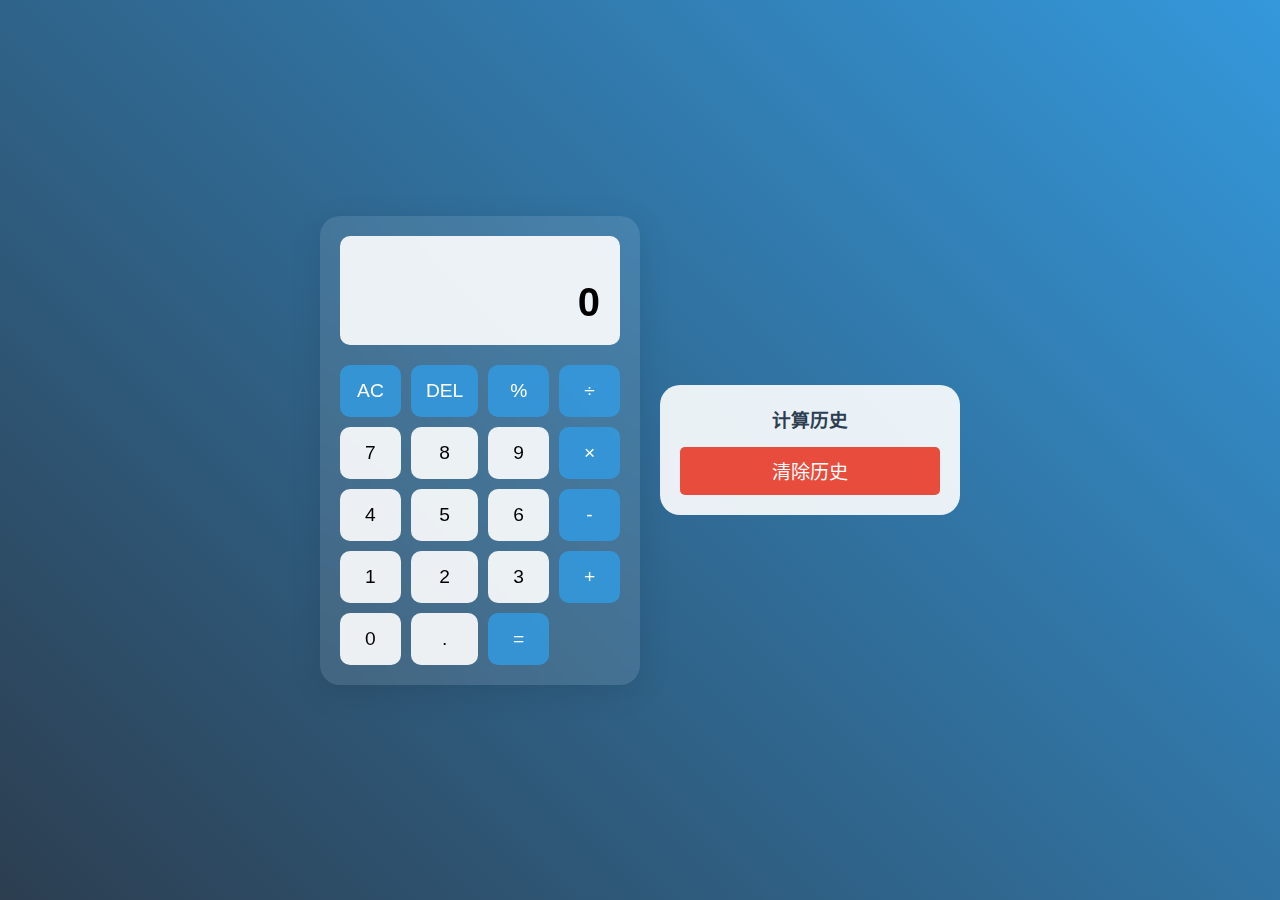
<file: calc/index.html>
<!DOCTYPE html>
<html lang="zh-CN">
<head>
    <meta charset="UTF-8">
    <meta name="viewport" content="width=device-width, initial-scale=1.0">
    <title>优雅计算器</title>
    <link rel="stylesheet" href="styles.css">
</head>
<body>
    <div class="calculator">
        <div class="display">
            <div class="previous-operand"></div>
            <div class="current-operand">0</div>
        </div>
        <div class="buttons">
            <button class="operator" data-action="clear">AC</button>
            <button class="operator" data-action="delete">DEL</button>
            <button class="operator" data-action="percent">%</button>
            <button class="operator" data-action="divide">÷</button>
            <button class="number">7</button>
            <button class="number">8</button>
            <button class="number">9</button>
            <button class="operator" data-action="multiply">×</button>
            <button class="number">4</button>
            <button class="number">5</button>
            <button class="number">6</button>
            <button class="operator" data-action="subtract">-</button>
            <button class="number">1</button>
            <button class="number">2</button>
            <button class="number">3</button>
            <button class="operator" data-action="add">+</button>
            <button class="number">0</button>
            <button class="number">.</button>
            <button class="operator" data-action="equals">=</button>
        </div>
    </div>
    <div class="history">
        <h3>计算历史</h3>
        <div class="history-list"></div>
        <button class="clear-history">清除历史</button>
    </div>
    <script src="script.js"></script>
</body>
</html>
</file>
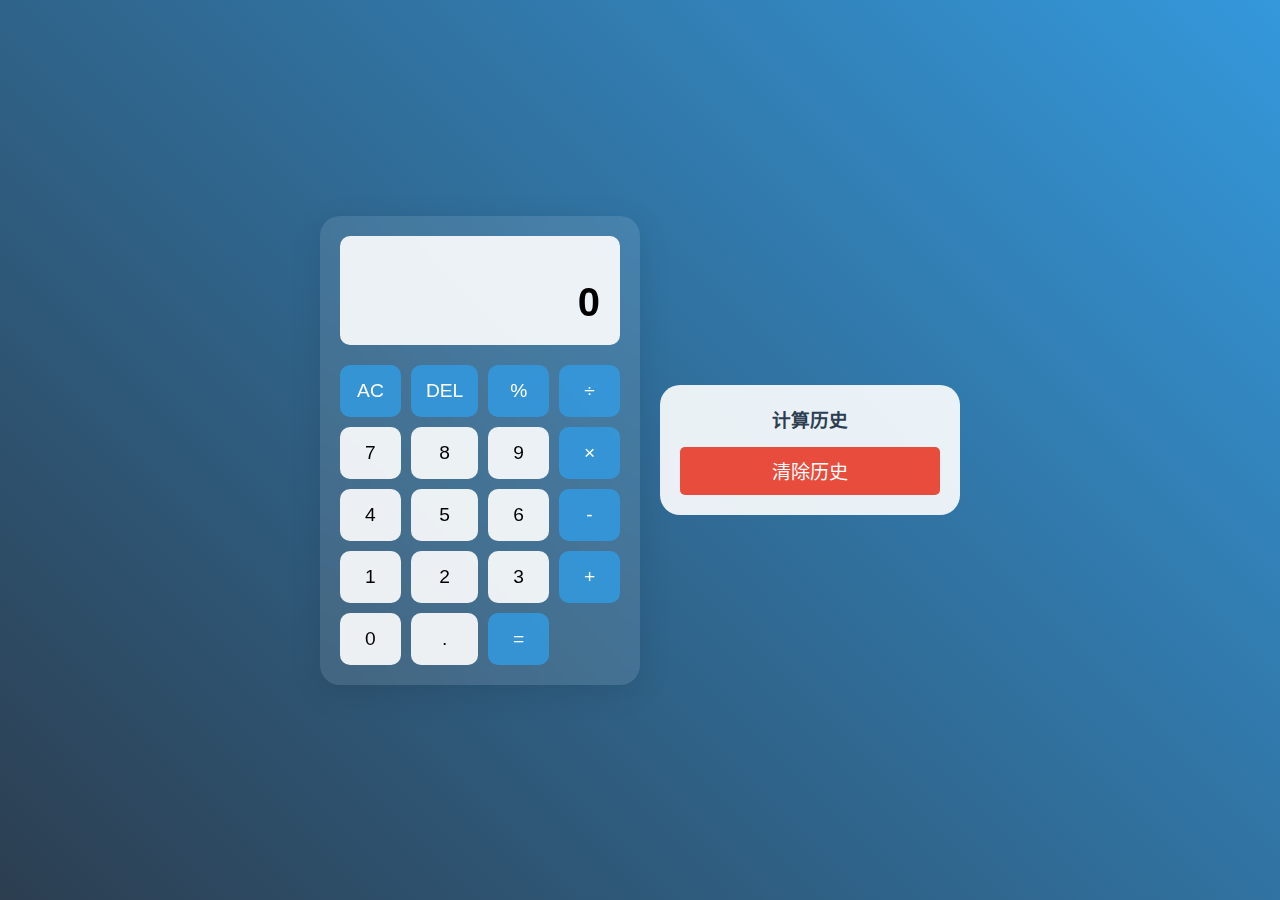
<file: web/calc/index.html>
<!DOCTYPE html>
<html lang="zh-CN">
<head>
    <meta charset="UTF-8">
    <meta name="viewport" content="width=device-width, initial-scale=1.0">
    <title>计算器</title>
    <link rel="stylesheet" href="styles.css">
</head>
<body>
    <div class="calculator">
        <div class="display">
            <div class="previous-operand"></div>
            <div class="current-operand">0</div>
        </div>
        <div class="buttons">
            <button class="operator" data-action="clear">AC</button>
            <button class="operator" data-action="delete">DEL</button>
            <button class="operator" data-action="percent">%</button>
            <button class="operator" data-action="divide">÷</button>
            <button class="number">7</button>
            <button class="number">8</button>
            <button class="number">9</button>
            <button class="operator" data-action="multiply">×</button>
            <button class="number">4</button>
            <button class="number">5</button>
            <button class="number">6</button>
            <button class="operator" data-action="subtract">-</button>
            <button class="number">1</button>
            <button class="number">2</button>
            <button class="number">3</button>
            <button class="operator" data-action="add">+</button>
            <button class="number">0</button>
            <button class="number">.</button>
            <button class="operator" data-action="equals">=</button>
        </div>
    </div>
    <div class="history">
        <h3>计算历史</h3>
        <div class="history-list"></div>
        <button class="clear-history">清除历史</button>
    </div>
    <script src="script.js"></script>
</body>
</html>
</file>
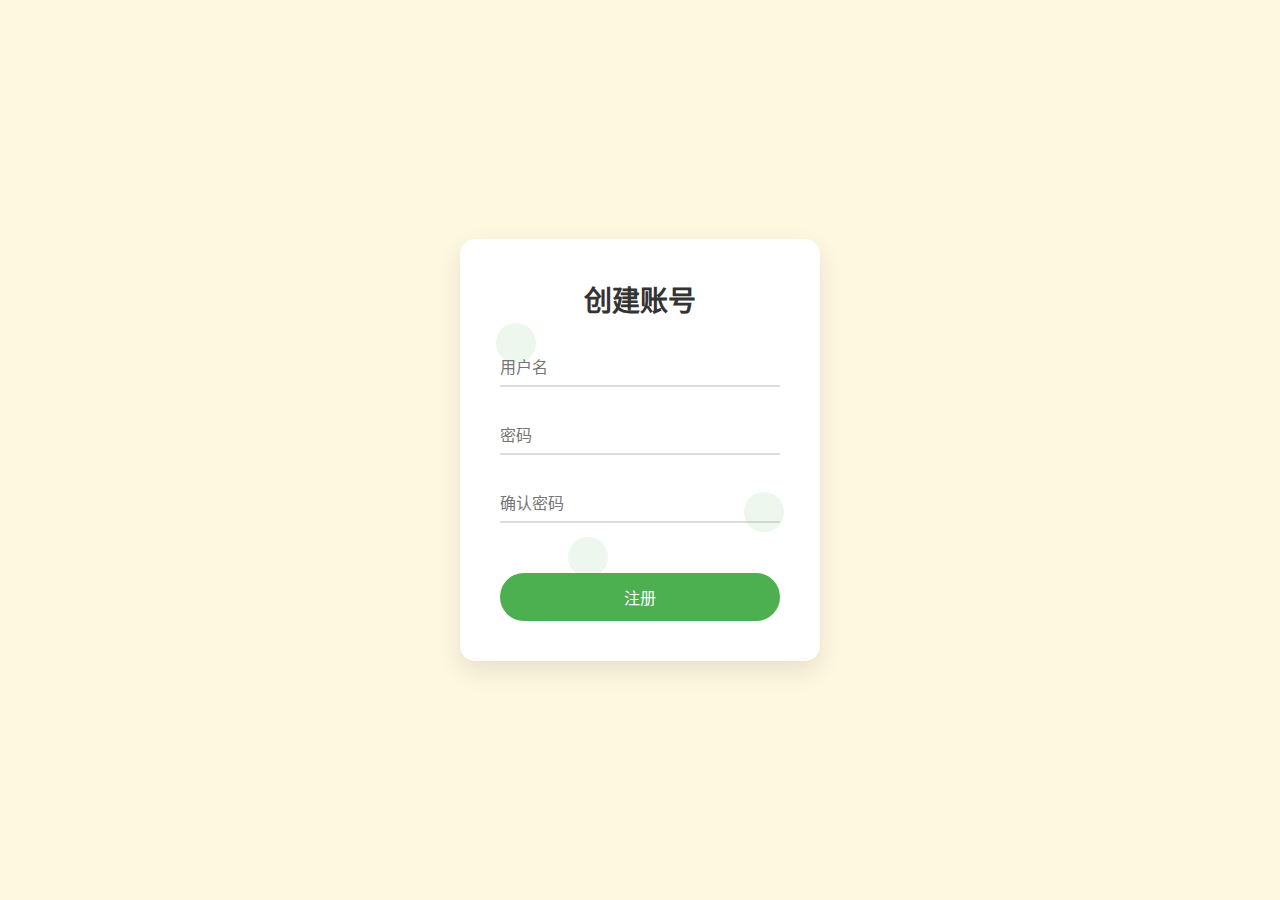
<file: web/login/index.html>
<!DOCTYPE html>
<html lang="zh-CN">
<head>
    <meta charset="UTF-8">
    <meta name="viewport" content="width=device-width, initial-scale=1.0">
    <title>注册 - 示例页面</title>
    <link rel="stylesheet" href="css/style.css">
</head>
<body>
    <div class="container">
        <div class="form-box">
            <h2>创建账号</h2>
            <div class="input-group">
                <div class="input-field">
                    <input type="text" id="username" placeholder="用户名" required>
                    <div class="underline"></div>
                </div>
                <div class="input-field">
                    <input type="password" id="password" placeholder="密码" required>
                    <div class="underline"></div>
                </div>
                <div class="input-field">
                    <input type="password" id="confirm-password" placeholder="确认密码" required>
                    <div class="underline"></div>
                </div>
                <button class="submit-btn" onclick="validateRegister()">注册</button>
            </div>
            <div class="floating-elements">
                <div class="float-item"></div>
                <div class="float-item"></div>
                <div class="float-item"></div>
            </div>
        </div>
    </div>
    <script src="js/main.js"></script>
</body>
</html>
</file>
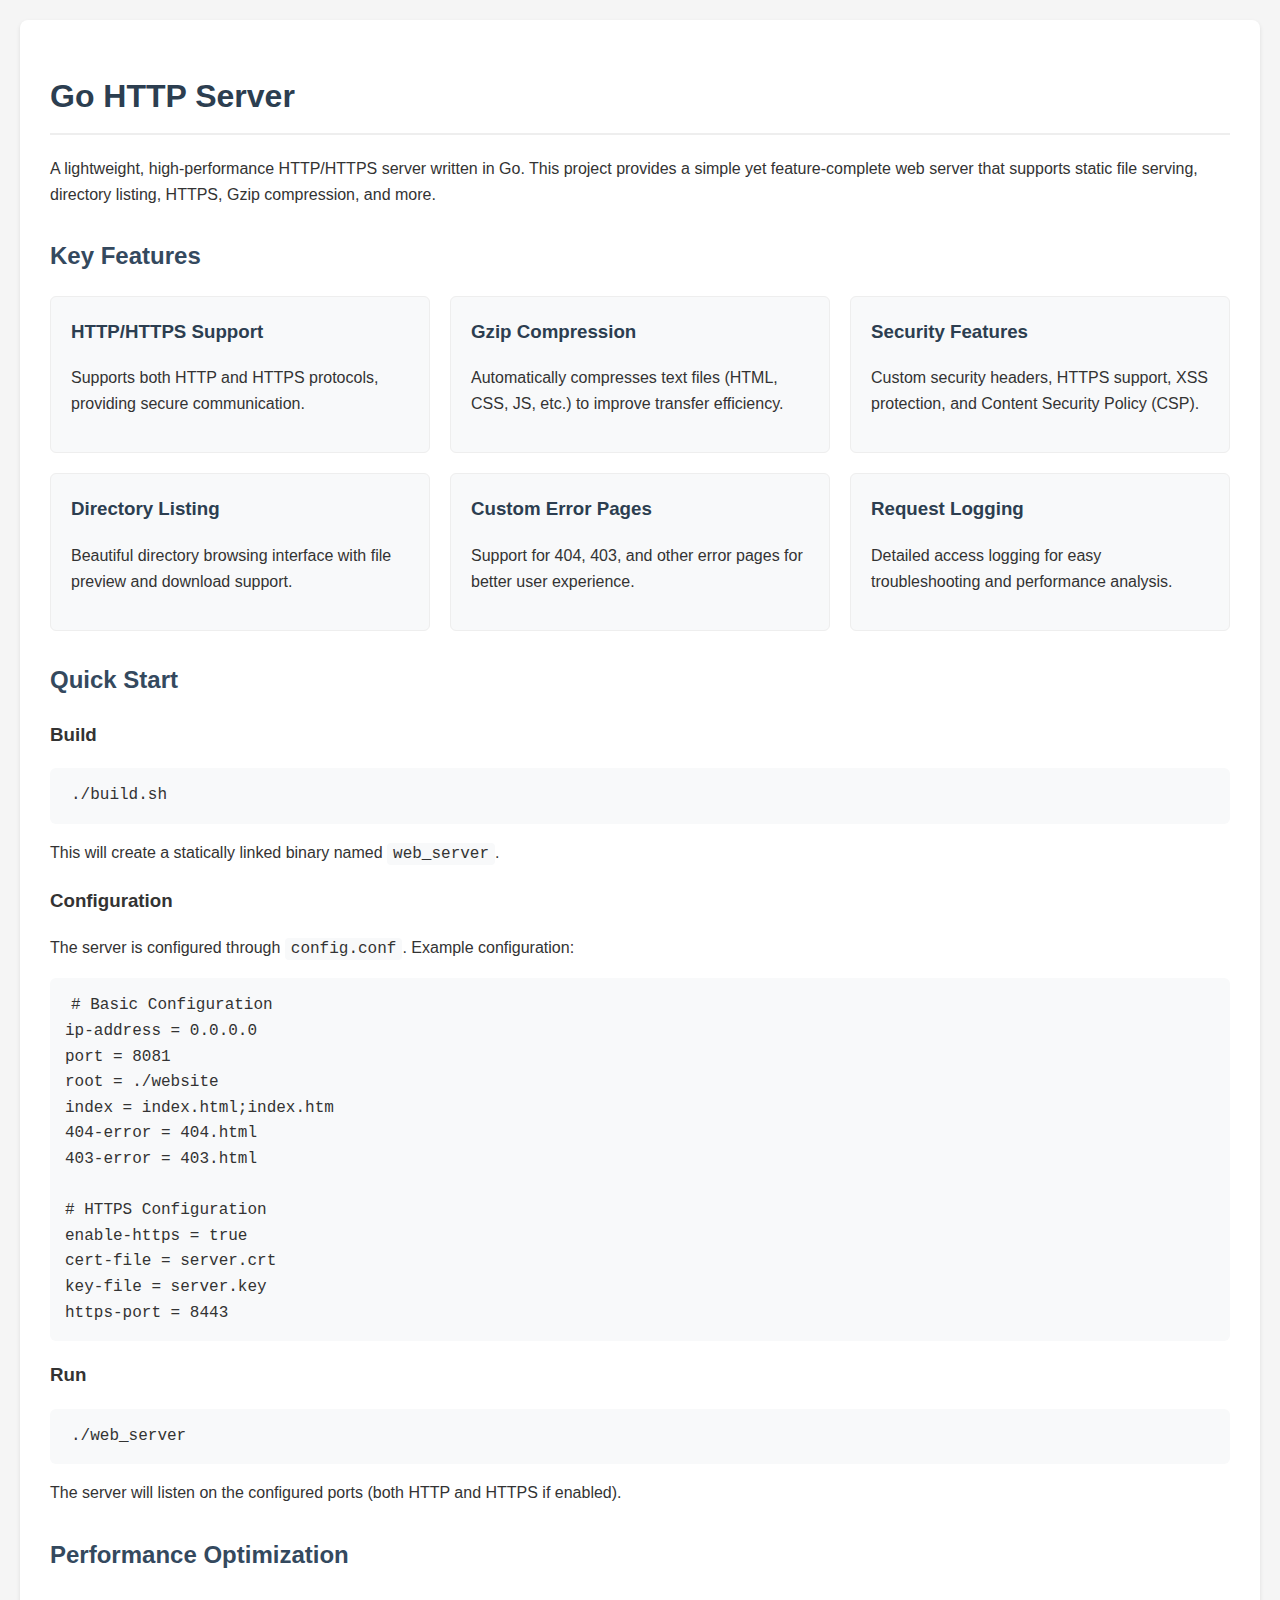
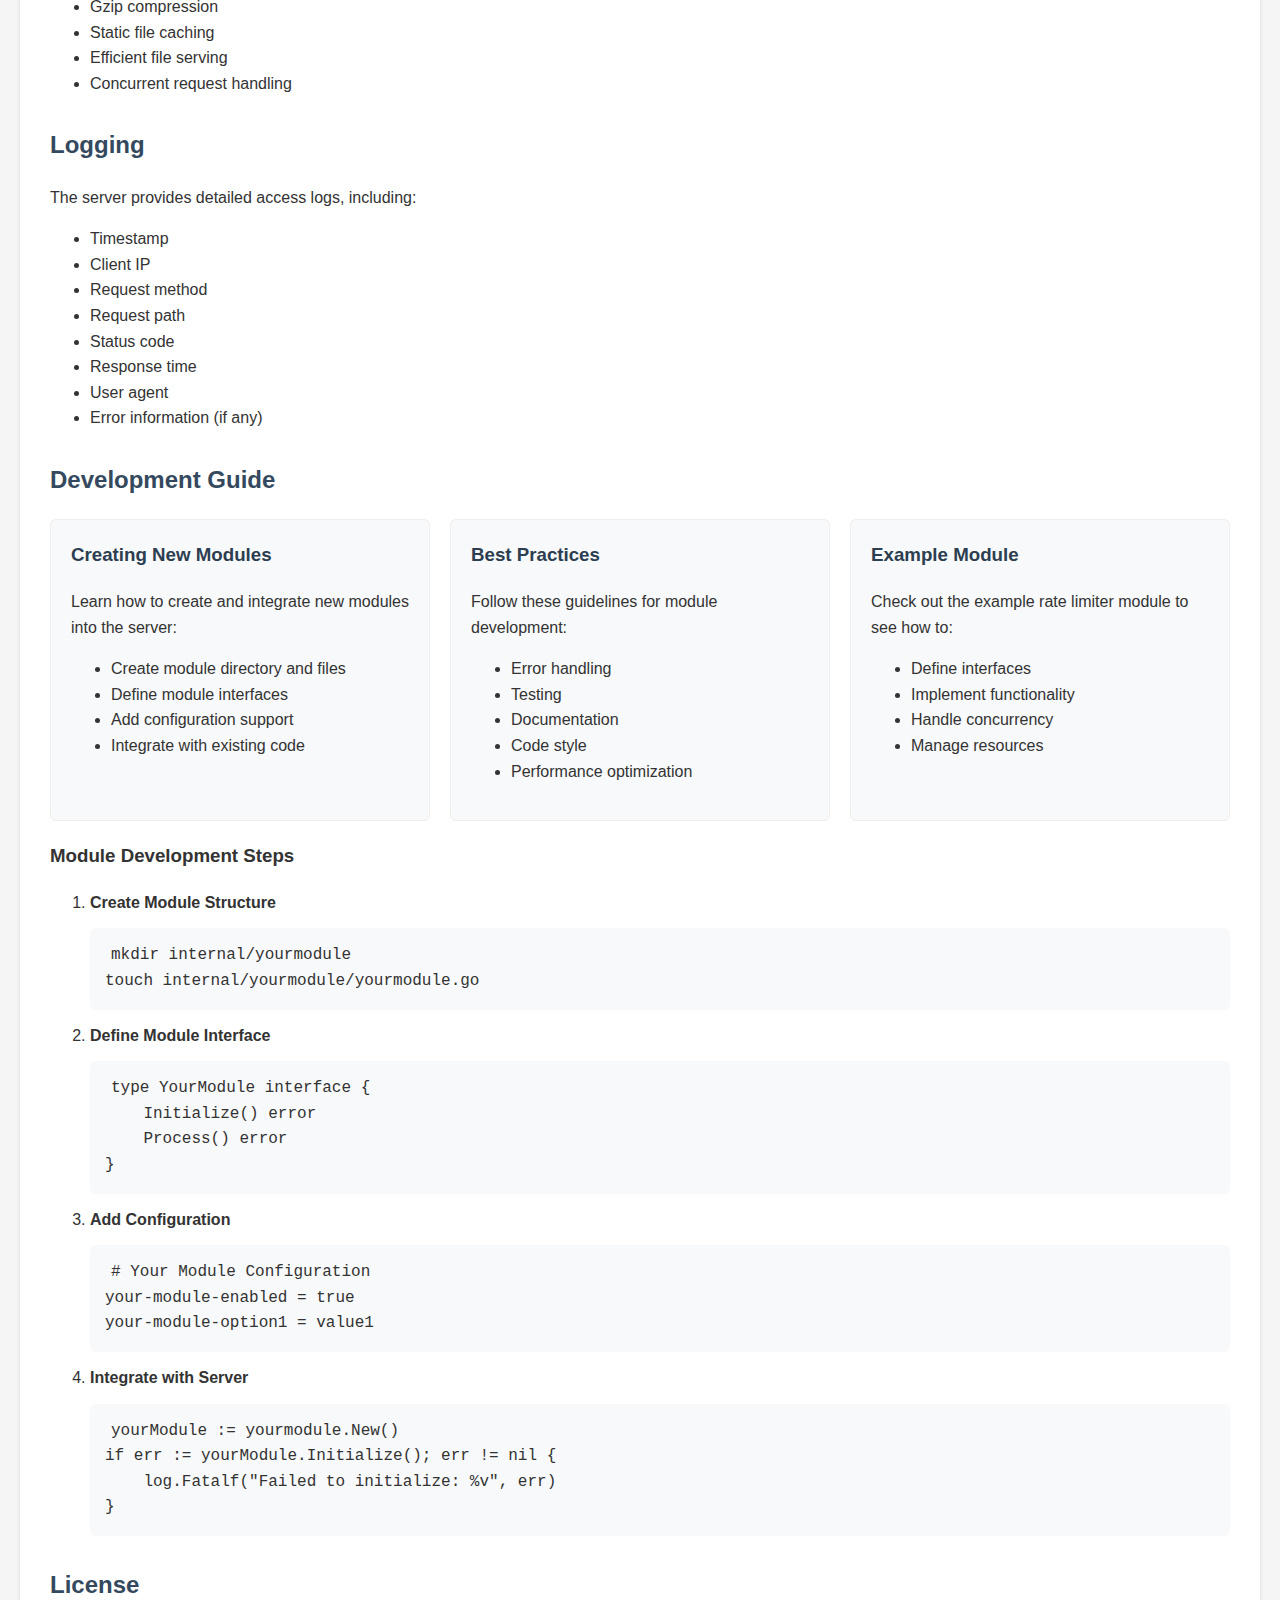
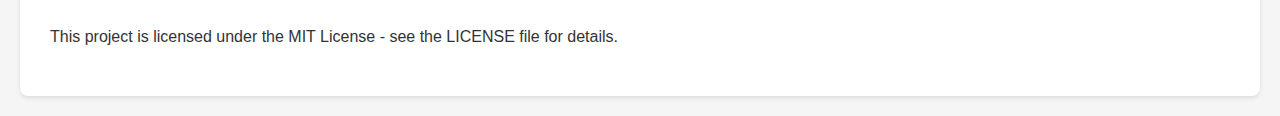
<file: go/go-httpserver/website/index.html>
<!DOCTYPE html>
<html lang="en">
<head>
    <meta charset="UTF-8">
    <meta name="viewport" content="width=device-width, initial-scale=1.0">
    <title>Go HTTP Server</title>
    <style>
        body {
            font-family: -apple-system, BlinkMacSystemFont, "Segoe UI", Roboto, "Helvetica Neue", Arial, sans-serif;
            line-height: 1.6;
            margin: 0;
            padding: 20px;
            background: #f5f5f5;
            color: #333;
        }
        .container {
            max-width: 1200px;
            margin: 0 auto;
            background: white;
            padding: 30px;
            border-radius: 8px;
            box-shadow: 0 2px 4px rgba(0,0,0,0.1);
        }
        h1 {
            color: #2c3e50;
            border-bottom: 2px solid #eee;
            padding-bottom: 10px;
        }
        h2 {
            color: #34495e;
            margin-top: 30px;
        }
        .feature-list {
            display: grid;
            grid-template-columns: repeat(auto-fit, minmax(300px, 1fr));
            gap: 20px;
            margin: 20px 0;
        }
        .feature-card {
            background: #f8f9fa;
            padding: 20px;
            border-radius: 6px;
            border: 1px solid #eee;
        }
        .feature-card h3 {
            color: #2c3e50;
            margin-top: 0;
        }
        code {
            background: #f8f9fa;
            padding: 2px 6px;
            border-radius: 4px;
            font-family: "SFMono-Regular", Consolas, "Liberation Mono", Menlo, monospace;
        }
        pre {
            background: #f8f9fa;
            padding: 15px;
            border-radius: 6px;
            overflow-x: auto;
        }
        .highlight {
            background: #e3f2fd;
            padding: 2px 6px;
            border-radius: 4px;
        }
    </style>
</head>
<body>
    <div class="container">
        <h1>Go HTTP Server</h1>
        <p>A lightweight, high-performance HTTP/HTTPS server written in Go. This project provides a simple yet feature-complete web server that supports static file serving, directory listing, HTTPS, Gzip compression, and more.</p>

        <h2>Key Features</h2>
        <div class="feature-list">
            <div class="feature-card">
                <h3>HTTP/HTTPS Support</h3>
                <p>Supports both HTTP and HTTPS protocols, providing secure communication.</p>
            </div>
            <div class="feature-card">
                <h3>Gzip Compression</h3>
                <p>Automatically compresses text files (HTML, CSS, JS, etc.) to improve transfer efficiency.</p>
            </div>
            <div class="feature-card">
                <h3>Security Features</h3>
                <p>Custom security headers, HTTPS support, XSS protection, and Content Security Policy (CSP).</p>
            </div>
            <div class="feature-card">
                <h3>Directory Listing</h3>
                <p>Beautiful directory browsing interface with file preview and download support.</p>
            </div>
            <div class="feature-card">
                <h3>Custom Error Pages</h3>
                <p>Support for 404, 403, and other error pages for better user experience.</p>
            </div>
            <div class="feature-card">
                <h3>Request Logging</h3>
                <p>Detailed access logging for easy troubleshooting and performance analysis.</p>
            </div>
        </div>

        <h2>Quick Start</h2>
        <h3>Build</h3>
        <pre><code>./build.sh</code></pre>
        <p>This will create a statically linked binary named <code>web_server</code>.</p>

        <h3>Configuration</h3>
        <p>The server is configured through <code>config.conf</code>. Example configuration:</p>
        <pre><code># Basic Configuration
ip-address = 0.0.0.0
port = 8081
root = ./website
index = index.html;index.htm
404-error = 404.html
403-error = 403.html

# HTTPS Configuration
enable-https = true
cert-file = server.crt
key-file = server.key
https-port = 8443</code></pre>

        <h3>Run</h3>
        <pre><code>./web_server</code></pre>
        <p>The server will listen on the configured ports (both HTTP and HTTPS if enabled).</p>

        <h2>Performance Optimization</h2>
        <ul>
            <li>Gzip compression</li>
            <li>Static file caching</li>
            <li>Efficient file serving</li>
            <li>Concurrent request handling</li>
        </ul>

        <h2>Logging</h2>
        <p>The server provides detailed access logs, including:</p>
        <ul>
            <li>Timestamp</li>
            <li>Client IP</li>
            <li>Request method</li>
            <li>Request path</li>
            <li>Status code</li>
            <li>Response time</li>
            <li>User agent</li>
            <li>Error information (if any)</li>
        </ul>

        <h2>Development Guide</h2>
        <div class="feature-list">
            <div class="feature-card">
                <h3>Creating New Modules</h3>
                <p>Learn how to create and integrate new modules into the server:</p>
                <ul>
                    <li>Create module directory and files</li>
                    <li>Define module interfaces</li>
                    <li>Add configuration support</li>
                    <li>Integrate with existing code</li>
                </ul>
            </div>
            <div class="feature-card">
                <h3>Best Practices</h3>
                <p>Follow these guidelines for module development:</p>
                <ul>
                    <li>Error handling</li>
                    <li>Testing</li>
                    <li>Documentation</li>
                    <li>Code style</li>
                    <li>Performance optimization</li>
                </ul>
            </div>
            <div class="feature-card">
                <h3>Example Module</h3>
                <p>Check out the example rate limiter module to see how to:</p>
                <ul>
                    <li>Define interfaces</li>
                    <li>Implement functionality</li>
                    <li>Handle concurrency</li>
                    <li>Manage resources</li>
                </ul>
            </div>
        </div>

        <h3>Module Development Steps</h3>
        <ol>
            <li>
                <strong>Create Module Structure</strong>
                <pre><code>mkdir internal/yourmodule
touch internal/yourmodule/yourmodule.go</code></pre>
            </li>
            <li>
                <strong>Define Module Interface</strong>
                <pre><code>type YourModule interface {
    Initialize() error
    Process() error
}</code></pre>
            </li>
            <li>
                <strong>Add Configuration</strong>
                <pre><code># Your Module Configuration
your-module-enabled = true
your-module-option1 = value1</code></pre>
            </li>
            <li>
                <strong>Integrate with Server</strong>
                <pre><code>yourModule := yourmodule.New()
if err := yourModule.Initialize(); err != nil {
    log.Fatalf("Failed to initialize: %v", err)
}</code></pre>
            </li>
        </ol>

        <h2>License</h2>
        <p>This project is licensed under the MIT License - see the LICENSE file for details.</p>
    </div>
</body>
</html>
</file>
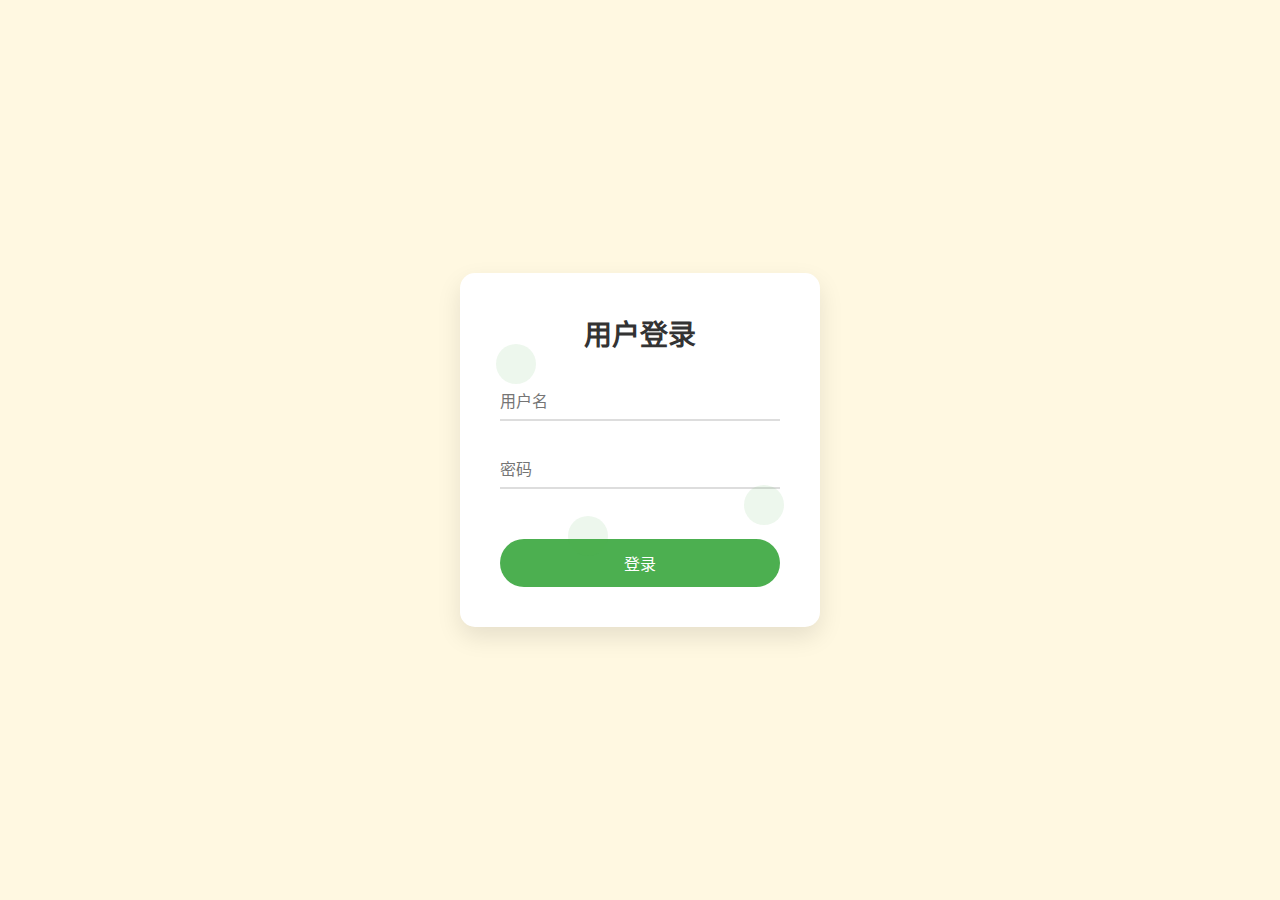
<file: web/login/login.html>
<!DOCTYPE html>
<html lang="zh-CN">
<head>
    <meta charset="UTF-8">
    <meta name="viewport" content="width=device-width, initial-scale=1.0">
    <title>登录 - 示例页面</title>
    <link rel="stylesheet" href="css/style.css">
</head>
<body>
    <div class="container">
        <div class="form-box">
            <h2>用户登录</h2>
            <div class="input-group">
                <div class="input-field">
                    <input type="text" id="login-username" placeholder="用户名" required>
                    <div class="underline"></div>
                </div>
                <div class="input-field">
                    <input type="password" id="login-password" placeholder="密码" required>
                    <div class="underline"></div>
                </div>
                <button class="submit-btn" onclick="validateLogin()">登录</button>
            </div>
            <div class="floating-elements">
                <div class="float-item"></div>
                <div class="float-item"></div>
                <div class="float-item"></div>
            </div>
        </div>
    </div>
    <script src="js/main.js"></script>
</body>
</html>
</file>
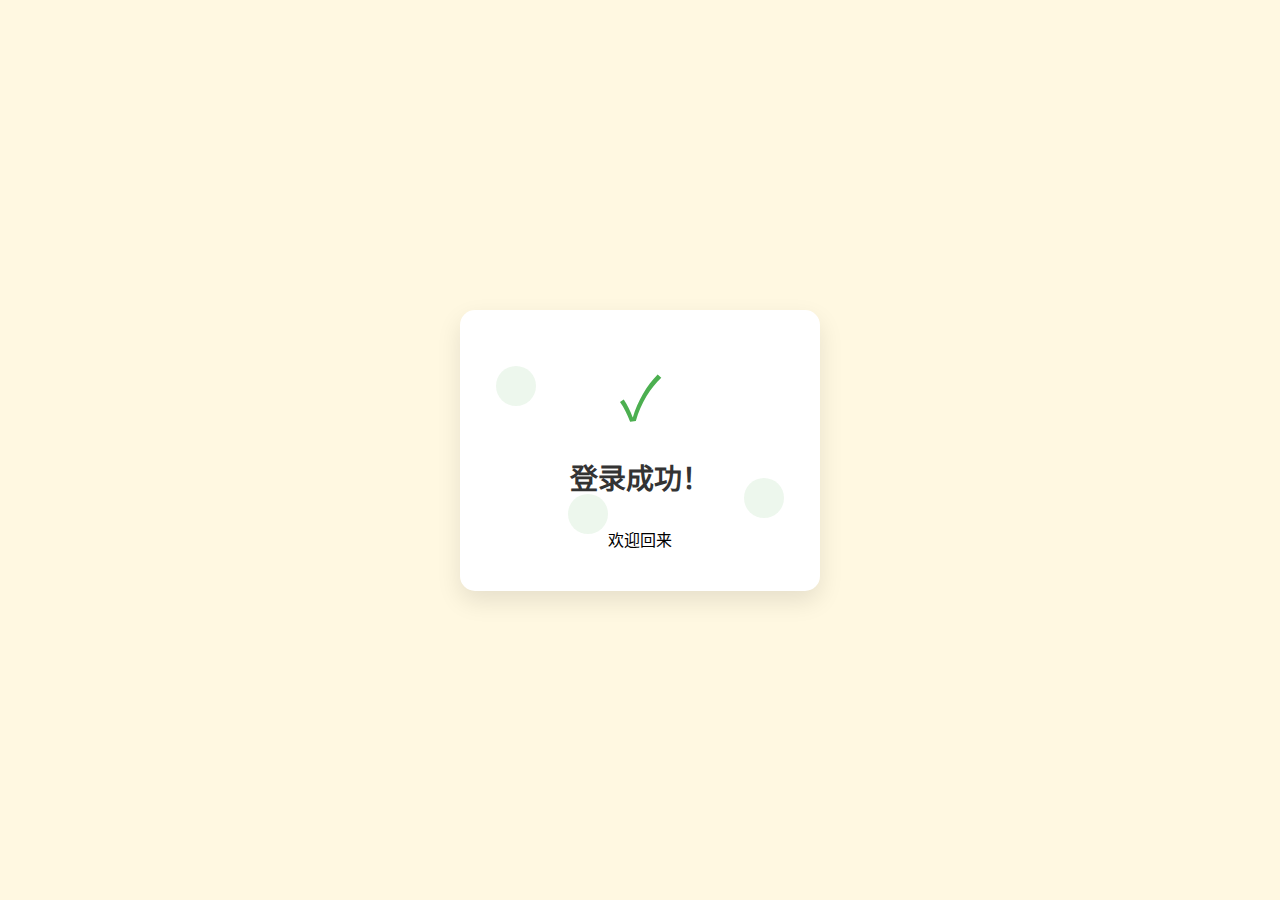
<file: web/login/ok.html>
<!DOCTYPE html>
<html lang="zh-CN">
<head>
    <meta charset="UTF-8">
    <meta name="viewport" content="width=device-width, initial-scale=1.0">
    <title>登录成功</title>
    <link rel="stylesheet" href="css/style.css">
</head>
<body>
    <div class="container">
        <div class="success-box">
            <div class="success-icon">✓</div>
            <h2>登录成功！</h2>
            <p>欢迎回来</p>
            <div class="floating-elements">
                <div class="float-item"></div>
                <div class="float-item"></div>
                <div class="float-item"></div>
            </div>
        </div>
    </div>
</body>
</html>
</file>
<file: calc/styles.css>
* {
    margin: 0;
    padding: 0;
    box-sizing: border-box;
    font-family: 'Arial', sans-serif;
}

body {
    min-height: 100vh;
    display: flex;
    justify-content: center;
    align-items: center;
    background: linear-gradient(45deg, #2c3e50, #3498db);
    padding: 20px;
}

.calculator {
    background: rgba(255, 255, 255, 0.1);
    backdrop-filter: blur(10px);
    border-radius: 20px;
    padding: 20px;
    box-shadow: 0 8px 32px rgba(0, 0, 0, 0.1);
    width: 320px;
}

.display {
    background: rgba(255, 255, 255, 0.9);
    padding: 20px;
    border-radius: 10px;
    margin-bottom: 20px;
    text-align: right;
    min-height: 100px;
}

.previous-operand {
    color: rgba(0, 0, 0, 0.6);
    font-size: 1.2rem;
    min-height: 24px;
}

.current-operand {
    color: #000;
    font-size: 2.5rem;
    font-weight: bold;
    word-wrap: break-word;
    word-break: break-all;
}

.buttons {
    display: grid;
    grid-template-columns: repeat(4, 1fr);
    gap: 10px;
}

button {
    border: none;
    background: rgba(255, 255, 255, 0.9);
    padding: 15px;
    font-size: 1.2rem;
    border-radius: 10px;
    cursor: pointer;
    transition: all 0.3s ease;
}

button:hover {
    background: rgba(255, 255, 255, 1);
    transform: translateY(-2px);
    box-shadow: 0 5px 15px rgba(0, 0, 0, 0.1);
}

button:active {
    transform: translateY(0);
}

.operator {
    background: rgba(52, 152, 219, 0.9);
    color: white;
}

.operator:hover {
    background: rgba(52, 152, 219, 1);
}

.history {
    background: rgba(255, 255, 255, 0.9);
    margin-left: 20px;
    padding: 20px;
    border-radius: 20px;
    width: 300px;
    max-height: 500px;
    overflow-y: auto;
}

.history h3 {
    color: #2c3e50;
    margin-bottom: 15px;
    text-align: center;
}

.history-list {
    margin-bottom: 15px;
}

.history-item {
    padding: 10px;
    border-bottom: 1px solid rgba(0, 0, 0, 0.1);
    font-size: 0.9rem;
}

.clear-history {
    width: 100%;
    background: #e74c3c;
    color: white;
    padding: 10px;
    border-radius: 5px;
    cursor: pointer;
    transition: background 0.3s ease;
}

.clear-history:hover {
    background: #c0392b;
}

@media (max-width: 768px) {
    body {
        flex-direction: column;
    }
    
    .history {
        margin-left: 0;
        margin-top: 20px;
        width: 320px;
    }
}
</file>
<file: web/calc/styles.css>
* {
    margin: 0;
    padding: 0;
    box-sizing: border-box;
    font-family: 'Arial', sans-serif;
}

body {
    min-height: 100vh;
    display: flex;
    justify-content: center;
    align-items: center;
    background: linear-gradient(45deg, #2c3e50, #3498db);
    padding: 20px;
}

.calculator {
    background: rgba(255, 255, 255, 0.1);
    backdrop-filter: blur(10px);
    border-radius: 20px;
    padding: 20px;
    box-shadow: 0 8px 32px rgba(0, 0, 0, 0.1);
    width: 320px;
}

.display {
    background: rgba(255, 255, 255, 0.9);
    padding: 20px;
    border-radius: 10px;
    margin-bottom: 20px;
    text-align: right;
    min-height: 100px;
}

.previous-operand {
    color: rgba(0, 0, 0, 0.6);
    font-size: 1.2rem;
    min-height: 24px;
}

.current-operand {
    color: #000;
    font-size: 2.5rem;
    font-weight: bold;
    word-wrap: break-word;
    word-break: break-all;
}

.buttons {
    display: grid;
    grid-template-columns: repeat(4, 1fr);
    gap: 10px;
}

button {
    border: none;
    background: rgba(255, 255, 255, 0.9);
    padding: 15px;
    font-size: 1.2rem;
    border-radius: 10px;
    cursor: pointer;
    transition: all 0.3s ease;
}

button:hover {
    background: rgba(255, 255, 255, 1);
    transform: translateY(-2px);
    box-shadow: 0 5px 15px rgba(0, 0, 0, 0.1);
}

button:active {
    transform: translateY(0);
}

.operator {
    background: rgba(52, 152, 219, 0.9);
    color: white;
}

.operator:hover {
    background: rgba(52, 152, 219, 1);
}

.history {
    background: rgba(255, 255, 255, 0.9);
    margin-left: 20px;
    padding: 20px;
    border-radius: 20px;
    width: 300px;
    max-height: 500px;
    overflow-y: auto;
}

.history h3 {
    color: #2c3e50;
    margin-bottom: 15px;
    text-align: center;
}

.history-list {
    margin-bottom: 15px;
}

.history-item {
    padding: 10px;
    border-bottom: 1px solid rgba(0, 0, 0, 0.1);
    font-size: 0.9rem;
}

.clear-history {
    width: 100%;
    background: #e74c3c;
    color: white;
    padding: 10px;
    border-radius: 5px;
    cursor: pointer;
    transition: background 0.3s ease;
}

.clear-history:hover {
    background: #c0392b;
}

@media (max-width: 768px) {
    body {
        flex-direction: column;
    }
    
    .history {
        margin-left: 0;
        margin-top: 20px;
        width: 320px;
    }
}
</file>
<file: web/login/css/style.css>
* {
    margin: 0;
    padding: 0;
    box-sizing: border-box;
}

body {
    font-family: Arial, sans-serif;
    background-color: #fff8e1;
    min-height: 100vh;
    display: flex;
    align-items: center;
    justify-content: center;
}

.container {
    width: 100%;
    max-width: 400px;
    padding: 20px;
    position: relative;
}

.form-box, .success-box {
    background: white;
    padding: 40px;
    border-radius: 15px;
    box-shadow: 0 10px 25px rgba(0,0,0,0.1);
    position: relative;
    overflow: hidden;
}

h2 {
    color: #333;
    text-align: center;
    margin-bottom: 30px;
    font-size: 28px;
}

.input-field {
    position: relative;
    margin-bottom: 30px;
}

.input-field input {
    width: 100%;
    padding: 10px 0;
    border: none;
    outline: none;
    font-size: 16px;
    color: #333;
    background: transparent;
}

.underline {
    position: absolute;
    bottom: 0;
    height: 2px;
    width: 100%;
    background: #ddd;
}

.underline::after {
    content: '';
    position: absolute;
    height: 100%;
    width: 100%;
    background: #4CAF50;
    transform: scaleX(0);
    transition: transform 0.3s ease;
}

.input-field input:focus ~ .underline::after {
    transform: scaleX(1);
}

.submit-btn {
    width: 100%;
    padding: 12px;
    background: #4CAF50;
    color: white;
    border: none;
    border-radius: 25px;
    font-size: 16px;
    cursor: pointer;
    transition: all 0.3s ease;
    margin-top: 20px;
}

.submit-btn:hover {
    background: #45a049;
    transform: translateY(-2px);
    box-shadow: 0 5px 15px rgba(76,175,80,0.3);
}

.floating-elements {
    position: absolute;
    top: 0;
    left: 0;
    width: 100%;
    height: 100%;
    pointer-events: none;
    z-index: 0;
}

.float-item {
    position: absolute;
    width: 40px;
    height: 40px;
    background: rgba(76,175,80,0.1);
    border-radius: 50%;
    animation: float 8s infinite;
}

.float-item:nth-child(1) {
    top: 20%;
    left: 10%;
    animation-delay: 0s;
}

.float-item:nth-child(2) {
    top: 60%;
    right: 10%;
    animation-delay: 2s;
}

.float-item:nth-child(3) {
    bottom: 20%;
    left: 30%;
    animation-delay: 4s;
}

@keyframes float {
    0%, 100% {
        transform: translate(0, 0) rotate(0deg);
    }
    25% {
        transform: translate(10px, -10px) rotate(90deg);
    }
    50% {
        transform: translate(0, 20px) rotate(180deg);
    }
    75% {
        transform: translate(-10px, -10px) rotate(270deg);
    }
}

.success-box {
    text-align: center;
}

.success-icon {
    font-size: 60px;
    color: #4CAF50;
    margin-bottom: 20px;
    animation: success-bounce 1s ease;
}

@keyframes success-bounce {
    0% {
        transform: scale(0);
    }
    50% {
        transform: scale(1.2);
    }
    100% {
        transform: scale(1);
    }
}

.success-animation {
    position: fixed;
    top: 0;
    left: 0;
    width: 100%;
    height: 100%;
    background: rgba(255, 248, 225, 0.95);
    display: flex;
    align-items: center;
    justify-content: center;
    flex-direction: column;
    z-index: 1000;
    animation: fadeIn 0.5s ease-in;
}

.success-animation.fade-out {
    animation: fadeOut 0.5s ease-out forwards;
}

.checkmark {
    width: 80px;
    height: 80px;
    border-radius: 50%;
    display: block;
    stroke-width: 2;
    stroke: #4CAF50;
    stroke-miterlimit: 10;
    margin: 10% auto;
    box-shadow: 0 0 0 #4CAF50;
    animation: checkmark-circle 0.6s ease-in-out forwards;
}

.checkmark__check {
    transform-origin: 50% 50%;
    stroke-dasharray: 48;
    stroke-dashoffset: 48;
    animation: checkmark-check 0.6s 0.4s ease-in-out forwards;
}

@keyframes fadeIn {
    from { opacity: 0; }
    to { opacity: 1; }
}

@keyframes fadeOut {
    from { opacity: 1; }
    to { opacity: 0; }
}

@keyframes checkmark-circle {
    0% {
        stroke-dasharray: 0, 100;
    }
    100% {
        stroke-dasharray: 100, 100;
    }
}

@keyframes checkmark-check {
    0% {
        stroke-dashoffset: 48;
    }
    100% {
        stroke-dashoffset: 0;
    }
}

.message {
    color: #4CAF50;
    font-size: 24px;
    margin-top: 20px;
    opacity: 0;
    animation: fadeIn 0.5s 1s forwards;
}
</file>
